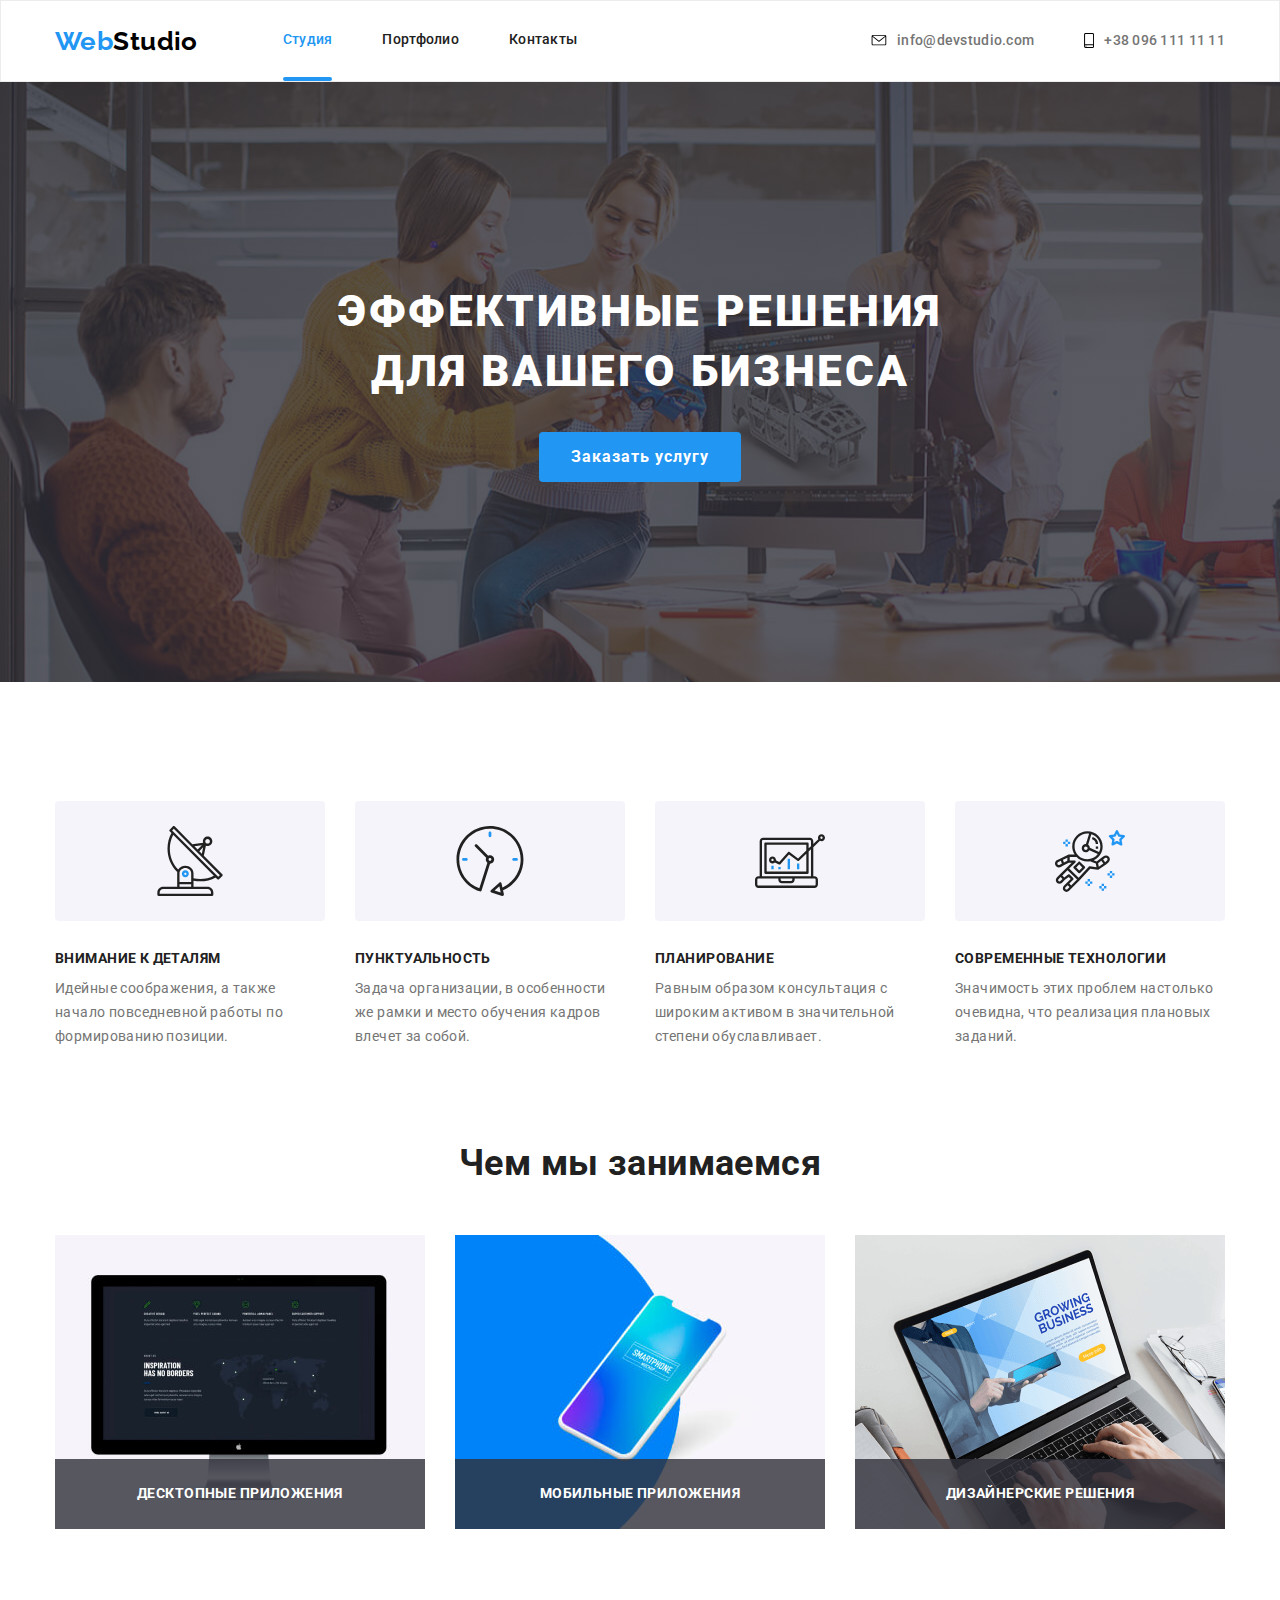
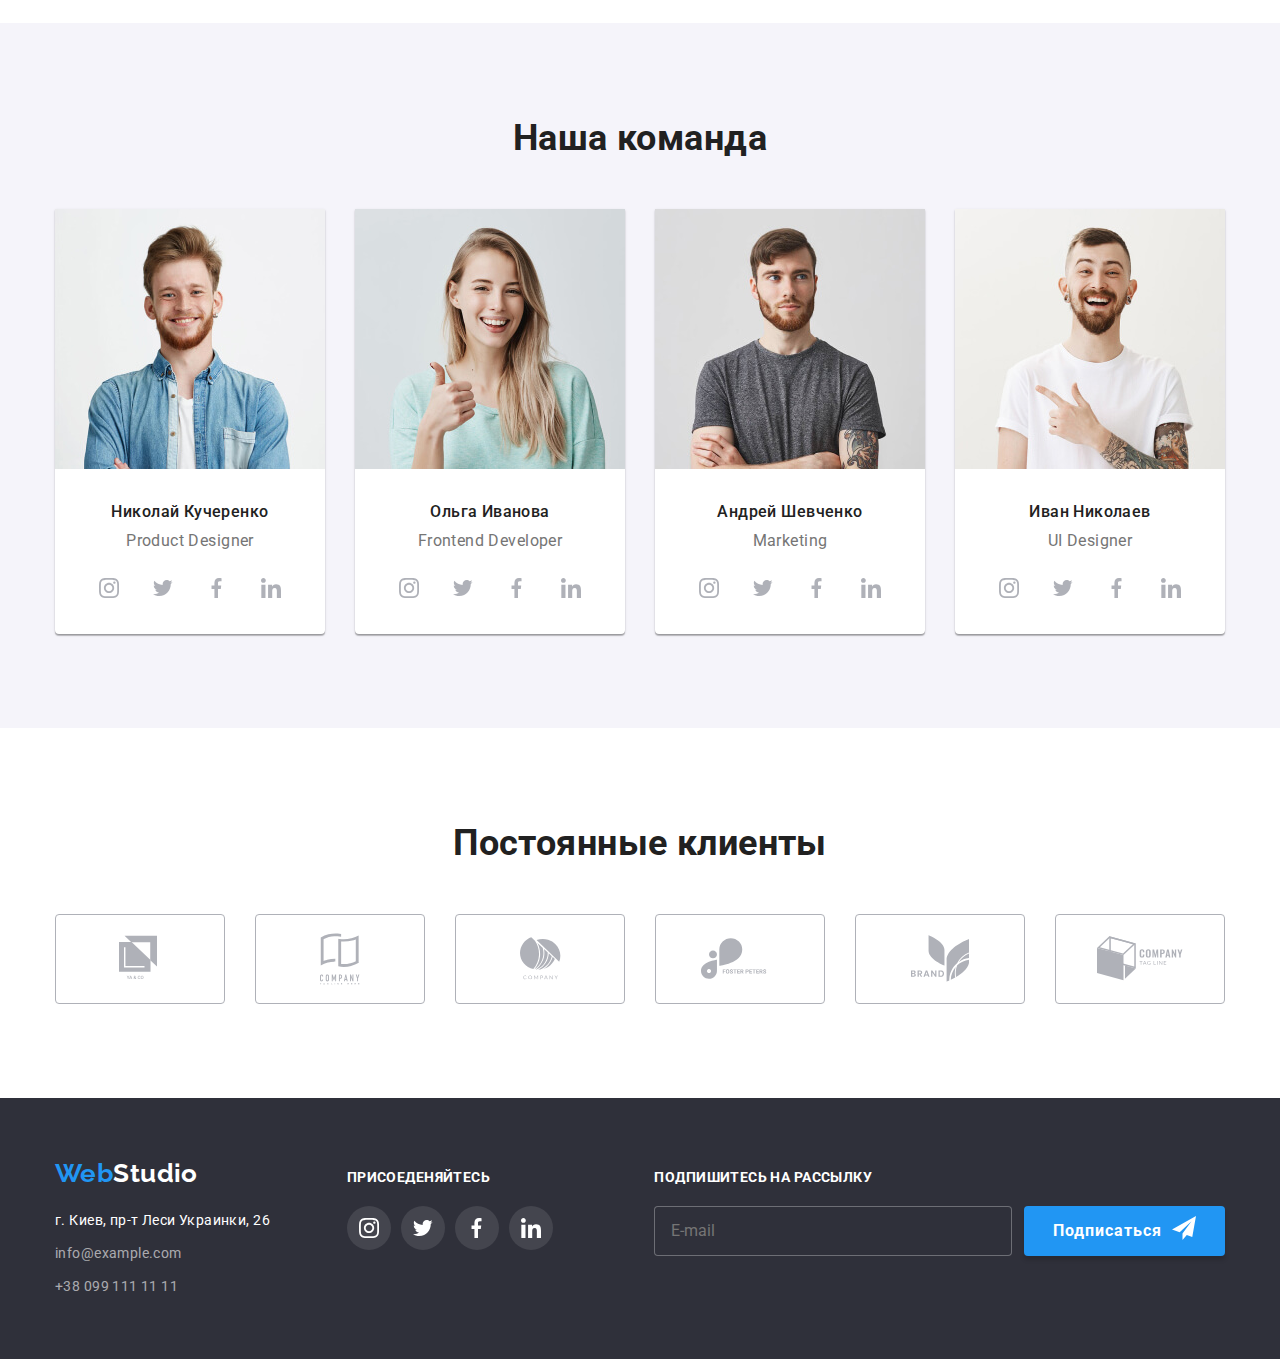
<file: index.html>
<!DOCTYPE html>
<html lang="ru">
  <head>
    <meta charset="UTF-8" />
    <meta name="viewport" content="width=device-width, initial-scale=1.0" />
    <link
      href="https://fonts.googleapis.com/css2?family=Raleway:wght@700&family=Roboto:wght@400;500;700;900&display=swap"
      rel="stylesheet"
    />
    <link rel="stylesheet" href="./css/main.min.css" />
    <title lang="en">Web Studio</title>
  </head>
  <body>
    <header class="header">
      <div class="container">
        <nav class="navigation">
          <a class="logo link" href="index.html" lang="en">
            <span class="logo-web">Web</span>Studio</a
          >
          <ul class="navigation-list list">
            <li class="navigation-list-item">
              <a
                class="navigation-list-item-link link current"
                href="index.html"
                target="blank"
                >Студия</a
              >
            </li>
            <li class="navigation-list-item">
              <a
                class="navigation-list-item-link link"
                href="portfolio.html"
                target="blank"
                >Портфолио</a
              >
            </li>
            <li class="navigation-list-item">
              <a class="navigation-list-item-link link" href="">Контакты</a>
            </li>
          </ul>
        </nav>
        <div class="header-address">
          <address class="address">
            <ul class="address-list list">
              <li class="address-list-item">
                <a
                  class="address-list-item-link link"
                  href="mailto:info@devstudio.com"
                >
                  <svg
                    width="16px"
                    height="11px"
                    class="address-list-item-link-icon"
                  >
                    <use href="./images/sprite.svg#icon-envelope"></use>
                  </svg>
                  info@devstudio.com
                </a>
              </li>
              <li class="address-list-item">
                <a class="address-list-item-link link" href="tel:+380961111111">
                  <svg
                    width="10px"
                    height="15px"
                    class="address-list-item-link-icon"
                  >
                    <use href="./images/sprite.svg#icon-smartphone"></use>
                  </svg>
                  +38 096 111 11 11</a
                >
              </li>
            </ul>
          </address>
        </div>
      </div>
    </header>
    <main>
      <!-- Герой -->
      <section class="hero">
        <div class="container">
          <h1 class="hero-title">
            Эффективные решения<br />
            для вашего бизнеса
          </h1>
          <button data-modal-open type="button" class="button">
            Заказать услугу
          </button>
        </div>
      </section>
      <!-- Преимущества -->
      <section class="advantages">
        <div class="container">
          <h2 class="visually-hidden">Преимущества</h2>
          <ul class="advantages-list list">
            <li class="advantages-list-item">
              <svg class="advantages-list-item-icon">
                <use href="./images/sprite.svg#icon-antenna"></use>
              </svg>
              <h3 class="subtitle">Внимание к деталям</h3>
              <p class="description">
                Идейные соображения, а также начало повседневной работы по
                формированию позиции.
              </p>
            </li>
            <li class="advantages-list-item">
              <svg class="advantages-list-item-icon">
                <use href="./images/sprite.svg#icon-clock"></use>
              </svg>
              <h3 class="subtitle">Пунктуальность</h3>
              <p class="description">
                Задача организации, в особенности же рамки и место обучения
                кадров влечет за собой.
              </p>
            </li>
            <li class="advantages-list-item">
              <svg class="advantages-list-item-icon">
                <use href="./images/sprite.svg#icon-diagram"></use>
              </svg>
              <h3 class="subtitle">Планирование</h3>
              <p class="description">
                Равным образом консультация с широким активом в значительной
                степени обуславливает.
              </p>
            </li>
            <li class="advantages-list-item">
              <svg class="advantages-list-item-icon">
                <use href="./images/sprite.svg#icon-astronaut"></use>
              </svg>
              <h3 class="subtitle">Современные технологии</h3>
              <p class="description">
                Значимость этих проблем настолько очевидна, что реализация
                плановых заданий.
              </p>
            </li>
          </ul>
        </div>
      </section>
      <!-- Чем мы занимаемся -->
      <section class="services">
        <div class="container">
          <h2 class="title">Чем мы занимаемся</h2>
          <ul class="services-list list">
            <li class="services-list-item">
              <div class="services-list-item-wraper">
                <img
                  class="services-list-item-img"
                  src="./images/desctopapps.jpg"
                  alt="компьютер"
                  width="370"
                  height="294"
                />
                <p class="subtitle">Десктопные приложения</p>
              </div>
            </li>
            <li class="services-list-item">
              <div class="services-list-item-wraper">
                <img
                  class="services-list-item-img"
                  src="./images/phoneapps.jpg"
                  alt="мобильный телефон"
                  width="370"
                  height="294"
                />
                <p class="subtitle">Мобильные приложения</p>
              </div>
            </li>
            <li class="services-list-item">
              <div class="services-list-item-wraper">
                <img
                  class="services-list-item-img"
                  src="./images/desin.png"
                  alt="дизайнер работает за ноутбуком"
                  width="370"
                  height="294"
                />
                <p class="subtitle">Дизайнерские решения</p>
              </div>
            </li>
          </ul>
        </div>
      </section>
      <!-- Наша команда -->
      <section class="team">
        <div class="container">
          <h2 class="title">Наша команда</h2>
          <ul class="team-list list">
            <li class="team-list-item">
              <img
                src="./images/nikolay.jpg"
                alt="фото Николая Кучеренко"
                width="270"
                height="260"
              />
              <h3 class="team-list-item-name">Николай Кучеренко</h3>
              <p class="team-list-item-position" lang="en">Product Designer</p>
              <ul class="social-links list">
                <li class="social-links-item">
                  <a class="social-links-item-link" href="">
                    <svg class="social-links-item-icon">
                      <use
                        href="./images/sprite.svg#icon-instagram"
                        aria-label="иконка инстаграма"
                      ></use>
                    </svg>
                  </a>
                </li>
                <li class="social-links-item">
                  <a class="social-links-item-link" href="">
                    <svg class="social-links-item-icon">
                      <use
                        href="./images/sprite.svg#icon-twitter"
                        aria-label="иконка инстаграма"
                      ></use>
                    </svg>
                  </a>
                </li>
                <li class="social-links-item">
                  <a class="social-links-item-link" href=""
                    ><svg class="social-links-item-icon">
                      <use
                        href="./images/sprite.svg#icon-facebook"
                        aria-label="иконка инстаграма"
                      ></use>
                    </svg>
                  </a>
                </li>
                <li class="social-links-item">
                  <a class="social-links-item-link" href=""
                    ><svg class="social-links-item-icon">
                      <use
                        href="./images/sprite.svg#icon-linkedin"
                        aria-label="иконка инстаграма"
                      ></use></svg
                  ></a>
                </li>
              </ul>
            </li>
            <li class="team-list-item">
              <img
                src="./images/olga.jpg"
                alt="фото Ольги Ивановой"
                width="270"
                height="260"
              />
              <h3 class="team-list-item-name">Ольга Иванова</h3>
              <p class="team-list-item-position" lang="en">
                Frontend Developer
              </p>
              <ul class="social-links list">
                <li class="social-links-item">
                  <a class="social-links-item-link" href=""
                    ><svg class="social-links-item-icon">
                      <use
                        href="./images/sprite.svg#icon-instagram"
                        aria-label="иконка инстаграма"
                      ></use></svg
                  ></a>
                </li>
                <li class="social-links-item">
                  <a class="social-links-item-link" href=""
                    ><svg class="social-links-item-icon">
                      <use
                        href="./images/sprite.svg#icon-twitter"
                        aria-label="иконка инстаграма"
                      ></use></svg
                  ></a>
                </li>
                <li class="social-links-item">
                  <a class="social-links-item-link" href=""
                    ><svg class="social-links-item-icon">
                      <use
                        href="./images/sprite.svg#icon-facebook"
                        aria-label="иконка инстаграма"
                      ></use></svg
                  ></a>
                </li>
                <li class="social-links-item">
                  <a class="social-links-item-link" href=""
                    ><svg class="social-links-item-icon">
                      <use
                        href="./images/sprite.svg#icon-linkedin"
                        aria-label="иконка инстаграма"
                      ></use></svg
                  ></a>
                </li>
              </ul>
            </li>
            <li class="team-list-item">
              <img
                src="./images/andriy.jpg"
                alt="фото Андрея Шевченко"
                width="270"
                height="260"
              />
              <h3 class="team-list-item-name">Андрей Шевченко</h3>
              <p class="team-list-item-position" lang="en">Marketing</p>
              <ul class="social-links list">
                <li class="social-links-item">
                  <a class="social-links-item-link" href=""
                    ><svg class="social-links-item-icon">
                      <use
                        href="./images/sprite.svg#icon-instagram"
                        aria-label="иконка инстаграма"
                      ></use></svg
                  ></a>
                </li>
                <li class="social-links-item">
                  <a class="social-links-item-link" href=""
                    ><svg class="social-links-item-icon">
                      <use
                        href="./images/sprite.svg#icon-twitter"
                        aria-label="иконка инстаграма"
                      ></use></svg
                  ></a>
                </li>
                <li class="social-links-item">
                  <a class="social-links-item-link" href=""
                    ><svg class="social-links-item-icon">
                      <use
                        href="./images/sprite.svg#icon-facebook"
                        aria-label="иконка инстаграма"
                      ></use></svg
                  ></a>
                </li>
                <li class="social-links-item">
                  <a class="social-links-item-link" href=""
                    ><svg class="social-links-item-icon">
                      <use
                        href="./images/sprite.svg#icon-linkedin"
                        aria-label="иконка инстаграма"
                      ></use></svg
                  ></a>
                </li>
              </ul>
            </li>
            <li class="team-list-item">
              <img
                src="./images/ivan.jpg"
                alt="фото Ивана Николаева"
                width="270"
                height="260"
              />
              <h3 class="team-list-item-name">Иван Николаев</h3>
              <p class="team-list-item-position" lang="en">UI Designer</p>
              <ul class="social-links list">
                <li class="social-links-item">
                  <a class="social-links-item-link" href=""
                    ><svg class="social-links-item-icon">
                      <use
                        href="./images/sprite.svg#icon-instagram"
                        aria-label="иконка инстаграма"
                      ></use></svg
                  ></a>
                </li>
                <li class="social-links-item">
                  <a class="social-links-item-link" href=""
                    ><svg class="social-links-item-icon">
                      <use
                        href="./images/sprite.svg#icon-twitter"
                        aria-label="иконка инстаграма"
                      ></use></svg
                  ></a>
                </li>
                <li class="social-links-item">
                  <a class="social-links-item-link" href=""
                    ><svg class="social-links-item-icon">
                      <use
                        href="./images/sprite.svg#icon-facebook"
                        aria-label="иконка инстаграма"
                      ></use></svg
                  ></a>
                </li>
                <li class="social-links-item">
                  <a class="social-links-item-link" href=""
                    ><svg class="social-links-item-icon">
                      <use
                        href="./images/sprite.svg#icon-linkedin"
                        aria-label="иконка инстаграма"
                      ></use></svg
                  ></a>
                </li>
              </ul>
            </li>
          </ul>
        </div>
      </section>
      <!-- Постоянные клиенты -->
      <section class="clients">
        <div class="container">
          <h2 class="title">Постоянные клиенты</h2>
          <ul class="clients-list list">
            <li class="clients-list-item">
              <a class="clients-list-item-link link" href="">
                <svg
                  width="45"
                  height="50"
                  aria-label="логотип компании я енд ко"
                >
                  <use href="./images/sprite.svg#icon-yaco"></use></svg
              ></a>
            </li>
            <li class="clients-list-item">
              <a class="clients-list-item-link link" href="">
                <svg
                  width="40"
                  height="52"
                  aria-label="логотип компании тег лайн хер компани"
                >
                  <use href="./images/sprite.svg#icon-taglinehere"></use></svg
              ></a>
            </li>
            <li class="clients-list-item">
              <a class="clients-list-item-link link" href="">
                <svg
                  width="41"
                  height="43"
                  aria-label="логотип компании компани"
                >
                  <use href="./images/sprite.svg#icon-company"></use></svg
              ></a>
            </li>
            <li class="clients-list-item">
              <a class="clients-list-item-link link foster" href="">
                <svg
                  width="78"
                  height="42"
                  aria-label="логотип компании фостер питерс"
                >
                  <use href="./images/sprite.svg#icon-fosterpeters"></use></svg
              ></a>
            </li>
            <li class="clients-list-item">
              <a class="clients-list-item-link link brand" href=""
                ><svg
                  width="59"
                  height="47"
                  aria-label="логотип компании бренд"
                >
                  <use href="./images/sprite.svg#icon-brand"></use></svg
              ></a>
            </li>
            <li class="clients-list-item">
              <a class="clients-list-item-link link tagline" href=""
                ><svg
                  width="88"
                  height="45"
                  aria-label="логотип компании тег лайн компани"
                >
                  <use
                    href="./images/sprite.svg#icon-taglinecompany"
                  ></use></svg
              ></a>
            </li>
          </ul>
        </div>
      </section>
    </main>
    <footer class="footer">
      <div class="container">
        <div class="footer-elements">
          <div class="footer-elements-logo-address">
            <a class="logo link" href="index.html" lang="en">
              <span class="logo-web">Web</span>Studio</a
            >
            <address class="address">
              <a
                class="address-map link"
                href="https://goo.gl/maps/gkftngP8FyRTtNYg8"
                target="blank"
                >г. Киев, пр-т Леси Украинки, 26</a
              >
              <a class="address-contact link" href="mailto:info@example.com"
                >info@example.com</a
              >
              <a class="address-contact link" href="tel:+380991111111"
                >+38 099 111 11 11</a
              >
            </address>
          </div>
          <div class="call">
            <b class="join">Присоеденяйтесь</b>
            <ul class="social-list list">
              <li class="social-list-item">
                <a class="social-links-item-link link" href=""
                  ><svg class="social-list-item-icon">
                    <use
                      href="./images/sprite.svg#icon-instagram"
                      aria-label="иконка инстаграма"
                    ></use></svg
                ></a>
              </li>
              <li class="social-list-item">
                <a class="social-links-item-link link" href=""
                  ><svg class="social-list-item-icon">
                    <use
                      href="./images/sprite.svg#icon-twitter"
                      aria-label="иконка инстаграма"
                    ></use></svg
                ></a>
              </li>
              <li class="social-list-item">
                <a class="social-links-item-link link" href=""
                  ><svg class="social-list-item-icon">
                    <use
                      href="./images/sprite.svg#icon-facebook"
                      aria-label="иконка инстаграма"
                    ></use></svg
                ></a>
              </li>
              <li class="social-list-item">
                <a class="social-links-item-link link" href=""
                  ><svg class="social-list-item-icon">
                    <use
                      href="./images/sprite.svg#icon-linkedin"
                      aria-label="иконка инстаграма"
                    ></use></svg
                ></a>
              </li>
            </ul>
          </div>
          <form class="subscribe">
            <b class="join">подпишитесь на рассылку</b>
            <div class="subscribe-form">
              <input
                type="email"
                name="user-email"
                class="subscribe-item"
                required
                placeholder="E-mail"
              />
              <button type="submit" class="button">
                <span class="subscribe-text">Подписаться</span>
                <svg class="subscribe-icon" width="24" height="24">
                  <use href="./images/sprite.svg#icon-icon-send"></use>
                </svg>
              </button>
            </div>
          </form>
        </div>
      </div>
    </footer>
    <div data-modal class="backdrop is-hidden">
      <div class="modal">
        <button data-modal-close type="button" class="contact-form-close-btn">
          <svg class="contact-form-close-icon">
            <use href="./images/sprite.svg#icon-close-btn"></use>
          </svg>
        </button>
        <b class="modal-call">Оставьте свои данные, мы вам перезвоним</b>
        <form method="GET" class="contact-form">
          <div class="contact-form-wrapper">
            <input
              type="text"
              name="user-name"
              id="user-name"
              class="contact-form-item"
              placeholder=" "
              required
            />
            <label class="contact-form-label" for="user-name">Имя</label>
            <svg class="contact-form-item-icon">
              <use href="./images/sprite.svg#icon-person-form"></use>
            </svg>
          </div>
          <div class="contact-form-wrapper">
            <input
              type="tel"
              name="user-phone"
              id="user-phone"
              class="contact-form-item"
              placeholder=" "
              required
            />
            <label class="contact-form-label" for="user-phone">Телефон</label>
            <svg class="contact-form-item-icon">
              <use href="./images/sprite.svg#icon-phone-form"></use>
            </svg>
          </div>
          <div class="contact-form-wrapper">
            <input
              type="email"
              name="user-email"
              id="user-email"
              class="contact-form-item"
              placeholder=" "
              required
            />
            <label class="contact-form-label" for="user-email">Почта</label>
            <svg class="contact-form-item-icon">
              <use href="./images/sprite.svg#icon-email-form"></use>
            </svg>
          </div>
          <div class="contact-form-wrapper text-area">
            <textarea
              name="comment"
              id="comment"
              placeholder=" "
              class="contact-form-item comment"
            ></textarea>
            <label class="contact-form-label-comment" for="comment"
              >Комментарий</label
            >
          </div>
          <div class="checkbox">
            <input
              class="checkbox-item visually-hidden"
              type="checkbox"
              id="checkbox"
              value="accept-policy"
            />
            <label class="checkbox-text" for="checkbox"
              ><span class="checkbox-icon"></span>Соглашаюсь с рассылкой и
              принимаю
              <a href="" class="checkbox-link">Условия договора</a></label
            >
          </div>
          <button type="submit" class="contact-form button">Отправить</button>
        </form>
      </div>
    </div>
    <script src="./js/modal.js"></script>
  </body>
</html>
</file>
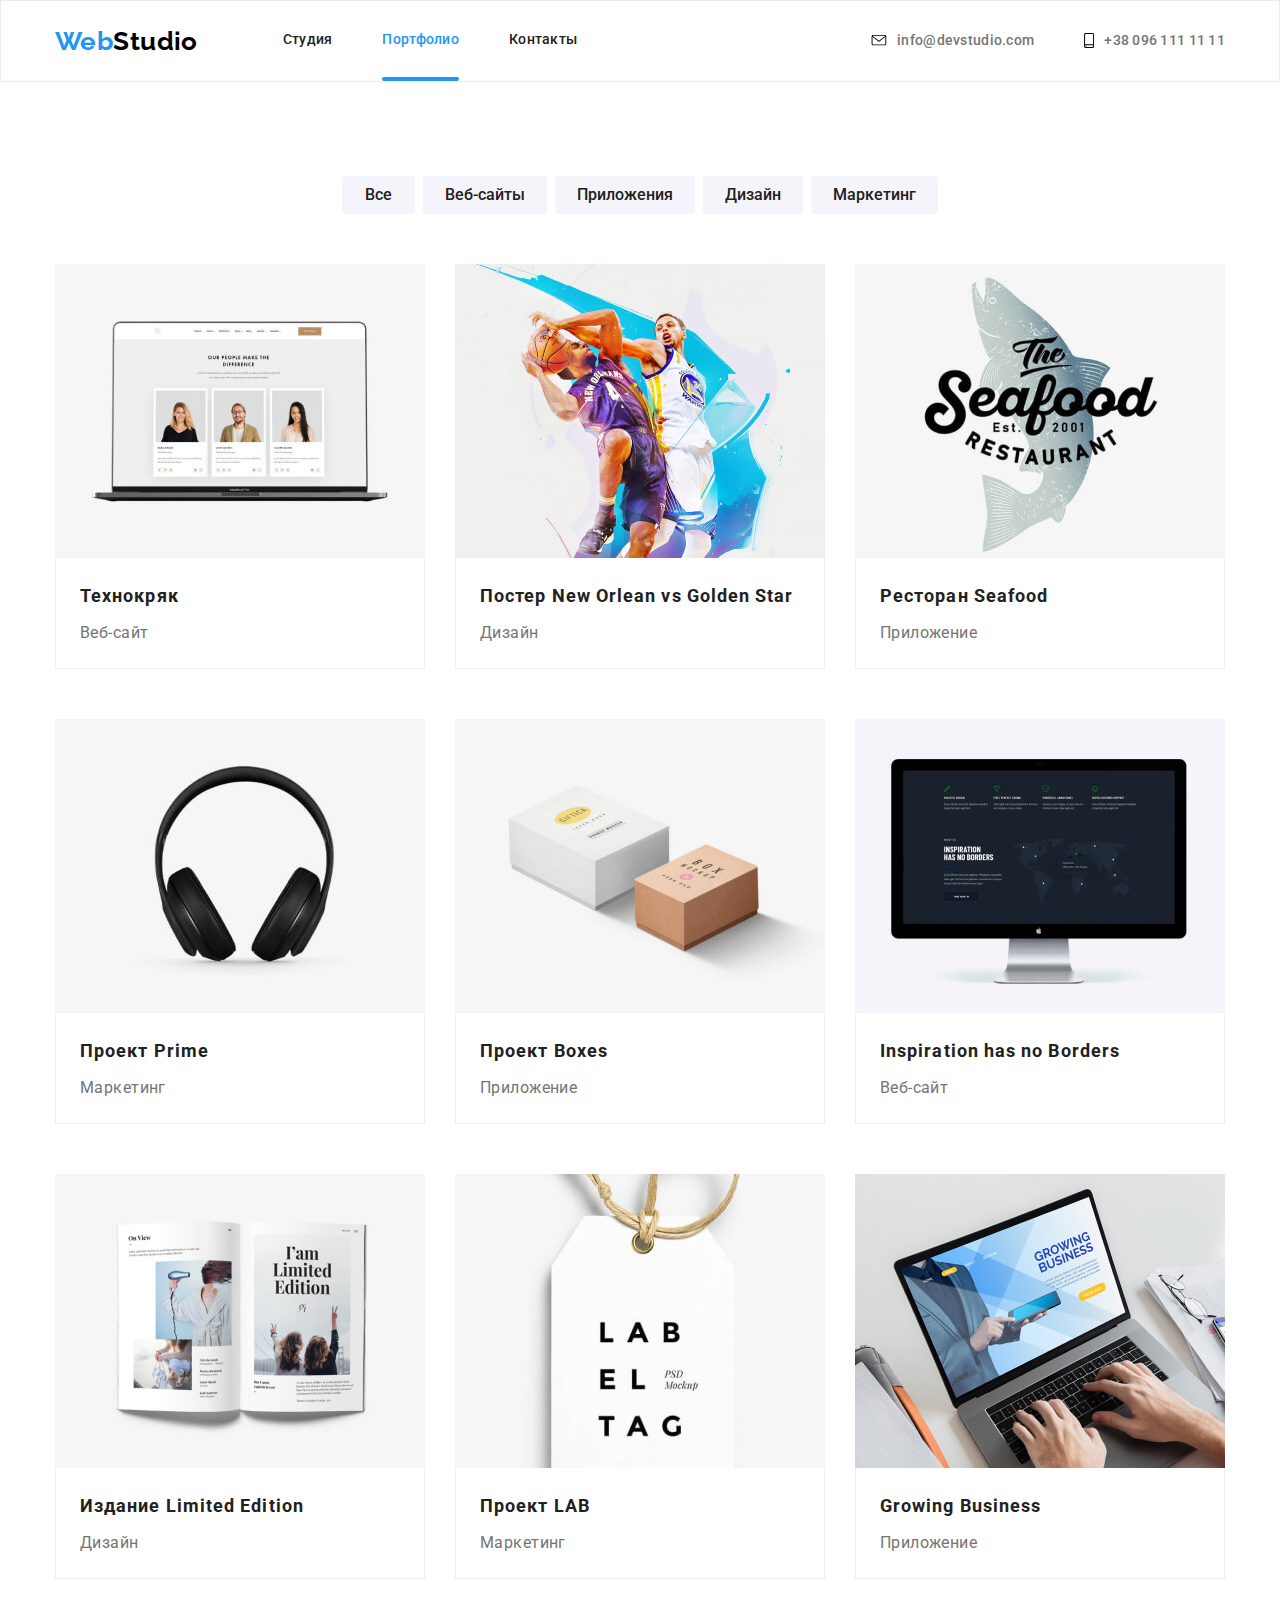
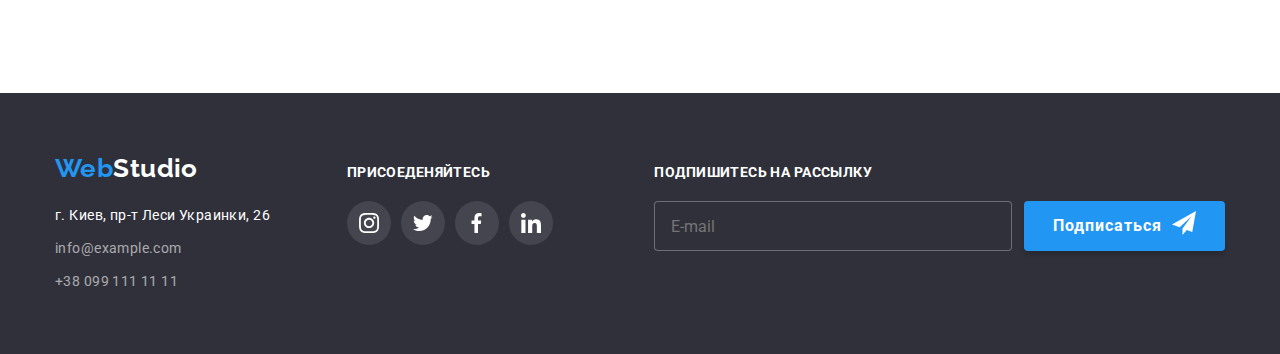
<file: portfolio.html>
<!DOCTYPE html>
<html lang="ru">
  <head>
    <meta charset="UTF-8" />
    <meta name="viewport" content="width=device-width, initial-scale=1.0" />
    <link
      href="https://fonts.googleapis.com/css2?family=Raleway:wght@700&family=Roboto:wght@400;500;700;900&display=swap"
      rel="stylesheet"
    />
    <link rel="stylesheet" href="./css/portfolio.min.css" />
    <title>Портфолио</title>
  </head>
  <body>
    <header class="header portfolio">
      <div class="container">
        <nav class="navigation">
          <a class="logo link" href="index.html" lang="en">
            <span class="logo-web">Web</span>Studio</a
          >
          <ul class="navigation-list list">
            <li class="navigation-list-item">
              <a
                class="navigation-list-item-link link"
                href="index.html"
                target="blank"
                >Студия</a
              >
            </li>
            <li class="navigation-list-item">
              <a
                class="navigation-list-item-link link current"
                href="portfolio.html"
                target="blank"
                >Портфолио</a
              >
            </li>
            <li class="navigation-list-item">
              <a class="navigation-list-item-link link" href="">Контакты</a>
            </li>
          </ul>
        </nav>
        <div class="header-address">
          <address class="address">
            <ul class="address-list list">
              <li class="address-list-item">
                <a
                  class="address-list-item-link link"
                  href="mailto:info@devstudio.com"
                >
                  <svg
                    width="16px"
                    height="11px"
                    class="address-list-item-link-icon"
                  >
                    <use href="./images/sprite.svg#icon-envelope"></use>
                  </svg>
                  info@devstudio.com
                </a>
              </li>
              <li class="address-list-item">
                <a class="address-list-item-link link" href="tel:+380961111111">
                  <svg
                    width="10px"
                    height="15px"
                    class="address-list-item-link-icon"
                  >
                    <use href="./images/sprite.svg#icon-smartphone"></use>
                  </svg>
                  +38 096 111 11 11</a
                >
              </li>
            </ul>
          </address>
        </div>
      </div>
    </header>
    <main>
      <!-- Примеры работ -->
      <section class="works container">
        <h1 class="visually-hidden">Примеры работ</h1>
        <ul class="filter list">
          <li class="filter-item">
            <button class="filter-item-btn" type="button">Все</button>
          </li>
          <li class="filter-item">
            <button class="filter-item-btn" type="button">Веб-сайты</button>
          </li>
          <li class="filter-item">
            <button class="filter-item-btn" type="button">Приложения</button>
          </li>
          <li class="filter-item">
            <button class="filter-item-btn" type="button">Дизайн</button>
          </li>
          <li class="filter-item">
            <button class="filter-item-btn" type="button">Маркетинг</button>
          </li>
        </ul>
        <ul class="works-list list">
          <li class="works-list-item">
            <a class="works-list-item-link link" href="">
              <div class="works-list-item-wraper">
                <img
                  class="works-list-item-img"
                  src="./images/portfolio/tehnokriak.jpg"
                  alt="Страница веб-сайта Технокряк"
                  width="370"
                  height="294"
                />
                <p class="works-list-item-text">
                  Технокряк это современная площадка распространения
                  коронавируса. Компании используют эту платформу для цифрового
                  шпионажа и атак на защищённые сервера конкурентов.
                </p>
              </div>
              <div class="works-list-item-description">
                <h2 class="works-list-item-title">Технокряк</h2>
                <p class="works-list-item-type">Веб-сайт</p>
              </div>
            </a>
          </li>
          <li class="works-list-item">
            <a class="works-list-item-link link" href="">
              <div class="works-list-item-wraper">
                <img
                  class="works-list-item-img"
                  src="./images/portfolio/neworlean.jpg"
                  alt="Poster New Orlean vs Golden Star"
                  width="370"
                  height="294"
                />
                <p class="works-list-item-text">
                  Технокряк это современная площадка распространения
                  коронавируса. Компании используют эту платформу для цифрового
                  шпионажа и атак на защищённые сервера конкурентов.
                </p>
              </div>
              <div class="works-list-item-description">
                <h2 class="works-list-item-title">
                  Постер <span lang="en">New Orlean vs Golden Star</span>
                </h2>
                <p class="works-list-item-type">Дизайн</p>
              </div>
            </a>
          </li>
          <li class="works-list-item">
            <a class="works-list-item-link link" href="">
              <div class="works-list-item-wraper">
                <img
                  class="works-list-item-img"
                  src="./images/portfolio/seafood.jpg"
                  alt="Лого ресторана Сиафуд"
                  width="370"
                  height="294"
                />
                <p class="works-list-item-text">
                  Технокряк это современная площадка распространения
                  коронавируса. Компании используют эту платформу для цифрового
                  шпионажа и атак на защищённые сервера конкурентов.
                </p>
              </div>

              <div class="works-list-item-description">
                <h2 class="works-list-item-title">
                  Ресторан <span lang="en">Seafood</span>
                </h2>
                <p class="works-list-item-type">Приложение</p>
              </div>
            </a>
          </li>
          <li class="works-list-item">
            <a class="works-list-item-link link" href="">
              <div class="works-list-item-wraper">
                <img
                  class="works-list-item-img"
                  src="./images/portfolio/prime.jpg"
                  alt="Наушники"
                  width="370"
                  height="294"
                />
                <p class="works-list-item-text">
                  Технокряк это современная площадка распространения
                  коронавируса. Компании используют эту платформу для цифрового
                  шпионажа и атак на защищённые сервера конкурентов.
                </p>
              </div>

              <div class="works-list-item-description">
                <h2 class="works-list-item-title">
                  Проект <span lang="en">Prime</span>
                </h2>
                <p class="works-list-item-type">Маркетинг</p>
              </div>
            </a>
          </li>
          <li class="works-list-item">
            <a class="works-list-item-link link" href="">
              <div class="works-list-item-wraper">
                <img
                  class="works-list-item-img"
                  src="./images/portfolio/boxes.jpg"
                  alt="Коробки"
                  width="370"
                  height="294"
                />
                <p class="works-list-item-text">
                  Технокряк это современная площадка распространения
                  коронавируса. Компании используют эту платформу для цифрового
                  шпионажа и атак на защищённые сервера конкурентов.
                </p>
              </div>

              <div class="works-list-item-description">
                <h2 class="works-list-item-title">
                  Проект <span lang="en">Boxes</span>
                </h2>
                <p class="works-list-item-type">Приложение</p>
              </div>
            </a>
          </li>
          <li class="works-list-item">
            <a class="works-list-item-link link" href="">
              <div class="works-list-item-wraper">
                <img
                  class="works-list-item-img"
                  src="./images/portfolio/inspiration.jpg"
                  alt="Дисплей компьютера с изображением карты мира"
                  width="370"
                  height="294"
                />
                <p class="works-list-item-text">
                  Технокряк это современная площадка распространения
                  коронавируса. Компании используют эту платформу для цифрового
                  шпионажа и атак на защищённые сервера конкурентов.
                </p>
              </div>

              <div class="works-list-item-description">
                <h2 class="works-list-item-title" lang="en">
                  Inspiration has no Borders
                </h2>
                <p class="works-list-item-type">Веб-сайт</p>
              </div>
            </a>
          </li>
          <li class="works-list-item">
            <a class="works-list-item-link link" href="">
              <div class="works-list-item-wraper">
                <img
                  class="works-list-item-img"
                  src="./images/portfolio/limitededition.jpg"
                  alt="Журнал"
                  width="370"
                  height="294"
                />
                <p class="works-list-item-text">
                  Технокряк это современная площадка распространения
                  коронавируса. Компании используют эту платформу для цифрового
                  шпионажа и атак на защищённые сервера конкурентов.
                </p>
              </div>

              <div class="works-list-item-description">
                <h2 class="works-list-item-title">
                  Издание <span lang="en">Limited Edition</span>
                </h2>
                <p class="works-list-item-type">Дизайн</p>
              </div>
            </a>
          </li>
          <li class="works-list-item">
            <a class="works-list-item-link link" href="">
              <div class="works-list-item-wraper">
                <img
                  class="works-list-item-img"
                  src="./images/portfolio/lab.jpg"
                  alt="Бирка с названием проекта"
                  width="370"
                  height="294"
                />
                <p class="works-list-item-text">
                  Технокряк это современная площадка распространения
                  коронавируса. Компании используют эту платформу для цифрового
                  шпионажа и атак на защищённые сервера конкурентов.
                </p>
              </div>

              <div class="works-list-item-description">
                <h2 class="works-list-item-title">
                  Проект <span lang="en">LAB</span>
                </h2>
                <p class="works-list-item-type">Маркетинг</p>
              </div>
            </a>
          </li>
          <li class="works-list-item">
            <a class="works-list-item-link link" href="">
              <div class="works-list-item-wraper">
                <img
                  class="works-list-item-img"
                  src="./images/portfolio/growingbusiness.jpg"
                  alt="Ноутбук на столе"
                  width="370"
                  height="294"
                />
                <p class="works-list-item-text">
                  Технокряк это современная площадка распространения
                  коронавируса. Компании используют эту платформу для цифрового
                  шпионажа и атак на защищённые сервера конкурентов.
                </p>
              </div>

              <div class="works-list-item-description">
                <h2 class="works-list-item-title" lang="en">
                  Growing Business
                </h2>
                <p class="works-list-item-type">Приложение</p>
              </div>
            </a>
          </li>
        </ul>
      </section>
    </main>
    <footer class="footer">
      <div class="container">
        <div class="footer-elements">
          <div class="footer-elements-logo-address">
            <a class="logo link" href="index.html" lang="en">
              <span class="logo-web">Web</span>Studio</a
            >
            <address class="address">
              <a
                class="address-map link"
                href="https://goo.gl/maps/gkftngP8FyRTtNYg8"
                target="blank"
                >г. Киев, пр-т Леси Украинки, 26</a
              >
              <a class="address-contact link" href="mailto:info@example.com"
                >info@example.com</a
              >
              <a class="address-contact link" href="tel:+380991111111"
                >+38 099 111 11 11</a
              >
            </address>
          </div>
          <div class="call">
            <b class="join">Присоеденяйтесь</b>
            <ul class="social-list list">
              <li class="social-list-item">
                <a class="social-links-item-link link" href=""
                  ><svg class="social-list-item-icon">
                    <use
                      href="./images/sprite.svg#icon-instagram"
                      aria-label="иконка инстаграма"
                    ></use></svg
                ></a>
              </li>
              <li class="social-list-item">
                <a class="social-links-item-link link" href=""
                  ><svg class="social-list-item-icon">
                    <use
                      href="./images/sprite.svg#icon-twitter"
                      aria-label="иконка инстаграма"
                    ></use></svg
                ></a>
              </li>
              <li class="social-list-item">
                <a class="social-links-item-link link" href=""
                  ><svg class="social-list-item-icon">
                    <use
                      href="./images/sprite.svg#icon-facebook"
                      aria-label="иконка инстаграма"
                    ></use></svg
                ></a>
              </li>
              <li class="social-list-item">
                <a class="social-links-item-link link" href=""
                  ><svg class="social-list-item-icon">
                    <use
                      href="./images/sprite.svg#icon-linkedin"
                      aria-label="иконка инстаграма"
                    ></use></svg
                ></a>
              </li>
            </ul>
          </div>
          <form class="subscribe">
            <b class="join">подпишитесь на рассылку</b>
            <div class="subscribe-form">
              <input
                type="email"
                name="user-email"
                class="subscribe-item"
                required
                placeholder="E-mail"
              />
              <button type="submit" class="button">
                <span class="subscribe-text">Подписаться</span>
                <svg class="subscribe-icon" width="24" height="24">
                  <use href="./images/sprite.svg#icon-icon-send"></use>
                </svg>
              </button>
            </div>
          </form>
        </div>
      </div>
    </footer>
  </body>
</html>
</file>
<file: css/main.min.css>
/*! normalize.css v8.0.1 | MIT License | github.com/necolas/normalize.css */html{line-height:1.15;-webkit-text-size-adjust:100%}body{margin:0}main{display:block}h1{font-size:2em;margin:0.67em 0}hr{box-sizing:content-box;height:0;overflow:visible}pre{font-family:monospace, monospace;font-size:1em}a{background-color:transparent}abbr[title]{border-bottom:none;text-decoration:underline;text-decoration:underline dotted}b,strong{font-weight:bolder}code,kbd,samp{font-family:monospace, monospace;font-size:1em}small{font-size:80%}sub,sup{font-size:75%;line-height:0;position:relative;vertical-align:baseline}sub{bottom:-0.25em}sup{top:-0.5em}img{border-style:none}button,input,optgroup,select,textarea{font-family:inherit;font-size:100%;line-height:1.15;margin:0}button,input{overflow:visible}button,select{text-transform:none}button,[type='button'],[type='reset'],[type='submit']{-webkit-appearance:button}button::-moz-focus-inner,[type='button']::-moz-focus-inner,[type='reset']::-moz-focus-inner,[type='submit']::-moz-focus-inner{border-style:none;padding:0}button:-moz-focusring,[type='button']:-moz-focusring,[type='reset']:-moz-focusring,[type='submit']:-moz-focusring{outline:1px dotted ButtonText}fieldset{padding:0.35em 0.75em 0.625em}legend{box-sizing:border-box;color:inherit;display:table;max-width:100%;padding:0;white-space:normal}progress{vertical-align:baseline}textarea{overflow:auto}[type='checkbox'],[type='radio']{box-sizing:border-box;padding:0}[type='number']::-webkit-inner-spin-button,[type='number']::-webkit-outer-spin-button{height:auto}[type='search']{-webkit-appearance:textfield;outline-offset:-2px}[type='search']::-webkit-search-decoration{-webkit-appearance:none}::-webkit-file-upload-button{-webkit-appearance:button;font:inherit}details{display:block}summary{display:list-item}template{display:none}[hidden]{display:none}body{background-color:#ffffff;color:#212121;font-family:'Roboto', sans-serif;font-size:14px;letter-spacing:0.03em}html{box-sizing:border-box}*,*::before,*::after{box-sizing:inherit}.list{padding:0;margin:0px;list-style:none}.link{display:block;text-decoration:none}.backdrop,.contact-form-item,.contact-form-label,.contact-form-item-icon,.contact-form-label-comment,.checkbox-text::after,.contact-form-close-icon,.social-links-item-link,.navigation-list-item-link,.address-list-item-link-icon,.address-list-item-link,.social-links-item-icon,.clients-list-item-link{transition-duration:250ms;transition-timing-function:cubic-bezier(0.4, 0, 0.2, 1)}.container{width:1200px;padding-right:15px;padding-left:15px;margin-right:auto;margin-left:auto}.visually-hidden{position:absolute;height:1px;width:1px;overflow:hidden;clip:rect(0 0 0 0)}.button{font-weight:700;font-size:16px;line-height:1.88;text-align:center;letter-spacing:0.06em;color:#ffffff;border-radius:4px;border:none;background-color:#2196f3;cursor:pointer}.subtitle{font-weight:700;font-size:14px;line-height:1.14;text-transform:uppercase;color:#212121}.title{margin-top:0;margin-bottom:50px;font-weight:700;font-size:36px;line-height:1.17;text-align:center}.backdrop{position:fixed;top:0;left:0;height:100%;width:100%;background-color:rgba(0,0,0,0.2);visibility:visible;transform:scale(1);opacity:1;transition-property:opacity, transform}.backdrop.is-hidden{opacity:0;pointer-events:none;transform:scale(0);opacity:0}.modal{position:absolute;top:50%;left:50%;transform:translate(-50%, -50%);width:528px;height:581px;padding:40px;background-color:#ffffff;box-shadow:0px 1px 3px rgba(0,0,0,0.12),0px 1px 1px rgba(0,0,0,0.14),0px 2px 1px rgba(0,0,0,0.2);border-radius:4px}.modal-call{display:block;font-weight:700;font-size:20px;line-height:1.15;text-align:center;margin-bottom:30px}.contact-form{margin-bottom:20px;text-align:center}.contact-form .button{padding-top:10px;padding-right:55px;padding-bottom:10px;padding-left:55px;box-shadow:0px 4px 4px rgba(0,0,0,0.15)}.contact-form-wrapper{position:relative;margin-bottom:28px}.text-area{margin-bottom:20px}.contact-form-item{display:block;width:100%;height:40px;padding-left:42px;border:1px solid rgba(33,33,33,0.2);border-radius:4px;transition-property:border}.contact-form-item:focus,.contact-form-item:not(:placeholder-shown){border:1px solid #2196f3}.contact-form-label{position:absolute;top:50%;left:42px;transform:translateY(-50%);font-weight:400;line-height:1.14;letter-spacing:0.01em;color:#757575;transition-property:color, transform}.contact-form-item-icon{position:absolute;top:50%;left:16px;transform:translateY(-50%);width:18px;height:18px;padding:0;display:block;transition-property:fill}.contact-form-item:not(:placeholder-shown) ~ .contact-form-item-icon,.contact-form-item:focus ~ .contact-form-item-icon{fill:#2196f3}.contact-form-item:not(:placeholder-shown)+.contact-form-label,.contact-form-item:focus+.contact-form-label{color:#2196f3;transform:translate(-25px, -42px)}.contact-form-item:not(:placeholder-shown)+.contact-form-label-comment,.contact-form-item:focus+.contact-form-label-comment{color:#2196f3;transform:translateY(-35px)}.contact-form-label-comment{position:absolute;top:12px;left:16px;font-weight:400;line-height:1.14;letter-spacing:0.01em;color:#757575;transition-property:color, transform}.comment{height:120px;padding-top:12px;padding-right:16px;padding-bottom:12px;padding-left:16px;resize:none;font-weight:400;line-height:1.14;letter-spacing:0.01em;color:#212121}.checkbox{margin-right:auto;margin-left:auto;margin-bottom:30px}.checkbox-text{position:relative;font-weight:400;line-height:1.71;color:#757575}.checkbox-text::after{position:absolute;top:50%;left:-15px;transform:translate(-50%, -50%);content:'';width:16px;height:15px;border:2px solid #212121;border-radius:2px}.checkbox-item:checked+.checkbox-text::after{background-color:#2196f3;background-origin:border-box;border:none;background-image:url(../images/check.svg);background-repeat:no-repeat;background-position:center;background-size:contain}.checkbox-link{color:#2196f3}.contact-form-close-btn{position:absolute;top:8px;right:8px;display:flex;justify-content:center;align-items:center;width:30px;height:30px;padding:0;border:1px solid rgba(0,0,0,0.1);border-radius:50%;cursor:pointer;background-color:#fff}.contact-form-close-icon{width:18px;height:18px;fill:#000;transition-property:fill}.contact-form-close-btn:hover .contact-form-close-icon{fill:#2196f3}.social-links-item-link{display:flex;justify-content:center;align-items:center;width:44px;height:44px;padding:12px;border-radius:50%;transition-property:background}.header{border:1px solid #ececec}.header .container{display:flex;align-items:center;justify-content:space-between}.header .address-list-item:not(:last-child){margin-right:50px}.navigation{display:flex;align-items:center}.logo{font-family:'Raleway', sans-serif;font-weight:700;font-size:26px;line-height:1.19;color:#000000;margin-right:85px}.logo-web{color:#2196f3}.navigation-list{display:flex}.navigation-list-item:not(:last-child){margin-right:50px}.navigation-list-item-link{position:relative;padding-top:31px;padding-bottom:33px;font-weight:500;line-height:1.14;letter-spacing:0.02em;color:#212121;transition-property:color}.navigation-list-item-link:hover,.navigation-list-item-link :focus{color:#2196f3}.navigation-list-item .current{color:#2196f3}.current::after{position:absolute;bottom:0;left:0;display:block;content:'';width:100%;height:4px;background:#2196f3;border-radius:2px}.address{font-style:normal}.address-list{display:flex}.address-list-item-link-icon{margin-right:10px;transition-property:fill}.address-list-item-link:hover .address-list-item-link-icon,.address-list-item-link:focus .address-list-item-link-icon{fill:#2196f3}.address-list-item-link{display:flex;align-items:center;font-weight:500;line-height:1.14;letter-spacing:0.02em;color:#757575;transition-property:color}.address-list-item-link:hover,.address-list-item-link :focus{color:#2196f3}.hero{padding-top:200px;padding-bottom:200px;max-width:1600px;margin-right:auto;margin-left:auto;background-color:#2f303a;text-align:center;background-image:linear-gradient(rgba(47,48,58,0.8), rgba(47,48,58,0.8)),url(../images/header.jpg);background-repeat:no-repeat}.hero .button{min-width:136px;padding-top:10px;padding-right:32px;padding-bottom:10px;padding-left:32px}.hero-title{margin-top:0px;margin-bottom:30px;font-weight:900;font-size:44px;line-height:1.36;text-align:center;letter-spacing:0.06em;text-transform:uppercase;color:#ffffff}.advantages{padding-top:119px;padding-bottom:94px}.advantages .subtitle{margin-top:0;margin-bottom:10px}.advantages-list{display:flex}.advantages-list-item{width:270px}.advantages-list-item:not(:last-child){margin-right:30px}.advantages-list-item-icon{display:flex;justify-content:center;width:270px;height:120px;padding-top:25px;padding-right:100px;padding-bottom:25px;padding-left:100px;margin-bottom:30px;border-radius:4px;background:#f5f4fa}.description{margin:0;font-weight:400;line-height:1.71;color:#757575}.services{padding-bottom:94px}.services .subtitle{position:absolute;width:370px;height:70px;left:0;bottom:0;display:flex;justify-content:center;align-items:center;margin:0;color:#ffffff;background-color:rgba(47,48,58,0.8)}.services-list{display:flex}.services-list-item-img{display:block}.services-list-item:not(:last-child){margin-right:30px}.services-list-item-wraper{position:relative}.team{padding-top:94px;padding-bottom:94px;background:#f5f4fa}.team-list{display:flex}.team-list-item{background:#ffffff;border-radius:0px 0px 4px 4px;box-shadow:0px 2px 1px rgba(0,0,0,0.2),0px 1px 1px rgba(0,0,0,0.14),0px 1px 3px rgba(0,0,0,0.12)}.team-list-item:not(:last-child){margin-right:30px}.team-list-item-name{margin-top:30px;margin-bottom:10px;font-weight:500;font-size:16px;line-height:1.19;text-align:center;color:#212121}.team-list-item-position{margin-top:0;margin-bottom:16px;font-weight:400;font-size:16px;line-height:1.19;text-align:center;color:#757575}.social-links{display:flex;justify-content:center;padding-right:32px;padding-bottom:24px;padding-left:32px}.social-links-item:not(:last-child){margin-right:10px}.social-links-item-icon{width:20px;height:20px;fill:#afb1b8;transition-property:fill}.social-links-item-link:hover,.social-links-item-link:focus{background:#2196f3}.social-links-item-link:hover .social-links-item-icon,.social-links-item-link:focus .social-links-item-icon{fill:#ffffff}.clients{padding-top:94px;padding-bottom:94px}.clients-list{display:flex}.clients-list-item:not(:last-child){margin-right:30px}.clients-list-item-link{display:flex;justify-content:center;align-items:center;width:170px;height:90px;padding-top:20px;padding-right:63px;padding-bottom:20px;padding-left:63px;fill:#afb1b8;border:1px solid #afb1b8;border-radius:4px;transition-property:fill, border}.clients-list-item-link:hover,.clients-list-item-link:focus{border:1px solid #2196f3;fill:#2196f3}.foster{padding-top:24px;padding-right:45px;padding-bottom:24px;padding-left:45px}.brand{padding-top:22px;padding-right:55px;padding-bottom:22px;padding-left:55px}.tagline{padding-top:22px;padding-right:41px;padding-bottom:22px;padding-left:41px}.footer{display:flex;padding-top:60px;padding-bottom:60px;align-content:center;background-color:#2f303a}.footer-elements{display:flex;justify-content:space-between}.footer-elements-logo-address{margin-right:69px}.footer .logo{display:block;margin-right:0;margin-bottom:20px;color:#ffffff}.address-map{display:block;margin-bottom:9px;font-weight:400;line-height:1.71;color:#ffffff}.address-contact{display:block;font-weight:400;line-height:1.71;color:rgba(255,255,255,0.6)}.address-contact:not(:last-child){margin-bottom:9px}.call{padding-top:12px;margin-right:94px}.join{display:block;margin-bottom:20px;font-weight:700;line-height:1.14;text-transform:uppercase;color:#ffffff}.social-list{display:flex}.social-links-item-link{background:rgba(255,255,255,0.1)}.social-links-item-link:hover,.social-links-item-link:focus{background:#2196f3}.social-list-item:not(:last-child){margin-right:10px}.social-list-item-icon{width:20px;height:20px;fill:#ffffff}.subscribe{padding-top:12px;padding-bottom:34px}.subscribe .button{display:flex;min-width:200px;padding-top:10px;padding-right:29px;padding-bottom:10px;padding-left:29px;box-shadow:0px 4px 4px rgba(0,0,0,0.15)}.subscribe-text{margin-right:10px}.subscribe-icon{fill:#ffffff}.subscribe-item{width:358px;height:50px;padding-top:15px;padding-bottom:15px;padding-left:16px;margin-right:12px;background-color:#2f303a;border:1px solid rgba(255,255,255,0.3);border-radius:4px;font-weight:400;font-size:16px;line-height:1.25;color:rgba(255,255,255,0.6)}.subscribe-form{display:flex}
/*# sourceMappingURL=main.min.css.map */
</file>
<file: css/portfolio.min.css>
/*! normalize.css v8.0.1 | MIT License | github.com/necolas/normalize.css */html{line-height:1.15;-webkit-text-size-adjust:100%}body{margin:0}main{display:block}h1{font-size:2em;margin:0.67em 0}hr{box-sizing:content-box;height:0;overflow:visible}pre{font-family:monospace, monospace;font-size:1em}a{background-color:transparent}abbr[title]{border-bottom:none;text-decoration:underline;text-decoration:underline dotted}b,strong{font-weight:bolder}code,kbd,samp{font-family:monospace, monospace;font-size:1em}small{font-size:80%}sub,sup{font-size:75%;line-height:0;position:relative;vertical-align:baseline}sub{bottom:-0.25em}sup{top:-0.5em}img{border-style:none}button,input,optgroup,select,textarea{font-family:inherit;font-size:100%;line-height:1.15;margin:0}button,input{overflow:visible}button,select{text-transform:none}button,[type='button'],[type='reset'],[type='submit']{-webkit-appearance:button}button::-moz-focus-inner,[type='button']::-moz-focus-inner,[type='reset']::-moz-focus-inner,[type='submit']::-moz-focus-inner{border-style:none;padding:0}button:-moz-focusring,[type='button']:-moz-focusring,[type='reset']:-moz-focusring,[type='submit']:-moz-focusring{outline:1px dotted ButtonText}fieldset{padding:0.35em 0.75em 0.625em}legend{box-sizing:border-box;color:inherit;display:table;max-width:100%;padding:0;white-space:normal}progress{vertical-align:baseline}textarea{overflow:auto}[type='checkbox'],[type='radio']{box-sizing:border-box;padding:0}[type='number']::-webkit-inner-spin-button,[type='number']::-webkit-outer-spin-button{height:auto}[type='search']{-webkit-appearance:textfield;outline-offset:-2px}[type='search']::-webkit-search-decoration{-webkit-appearance:none}::-webkit-file-upload-button{-webkit-appearance:button;font:inherit}details{display:block}summary{display:list-item}template{display:none}[hidden]{display:none}body{background-color:#ffffff;color:#212121;font-family:'Roboto', sans-serif;font-size:14px;letter-spacing:0.03em}html{box-sizing:border-box}*,*::before,*::after{box-sizing:inherit}.list{padding:0;margin:0px;list-style:none}.link{display:block;text-decoration:none}.backdrop,.contact-form-item,.contact-form-label,.contact-form-item-icon,.contact-form-label-comment,.checkbox-text::after,.contact-form-close-icon,.social-links-item-link,.navigation-list-item-link,.address-list-item-link-icon,.address-list-item-link,.filter-item-btn,.works-list-item-wraper::after,.works-list-item-text{transition-duration:250ms;transition-timing-function:cubic-bezier(0.4, 0, 0.2, 1)}.container{width:1200px;padding-right:15px;padding-left:15px;margin-right:auto;margin-left:auto}.visually-hidden{position:absolute;height:1px;width:1px;overflow:hidden;clip:rect(0 0 0 0)}.button{font-weight:700;font-size:16px;line-height:1.88;text-align:center;letter-spacing:0.06em;color:#ffffff;border-radius:4px;border:none;background-color:#2196f3;cursor:pointer}.subtitle{font-weight:700;font-size:14px;line-height:1.14;text-transform:uppercase;color:#212121}.title{margin-top:0;margin-bottom:50px;font-weight:700;font-size:36px;line-height:1.17;text-align:center}.backdrop{position:fixed;top:0;left:0;height:100%;width:100%;background-color:rgba(0,0,0,0.2);visibility:visible;transform:scale(1);opacity:1;transition-property:opacity, transform}.backdrop.is-hidden{opacity:0;pointer-events:none;transform:scale(0);opacity:0}.modal{position:absolute;top:50%;left:50%;transform:translate(-50%, -50%);width:528px;height:581px;padding:40px;background-color:#ffffff;box-shadow:0px 1px 3px rgba(0,0,0,0.12),0px 1px 1px rgba(0,0,0,0.14),0px 2px 1px rgba(0,0,0,0.2);border-radius:4px}.modal-call{display:block;font-weight:700;font-size:20px;line-height:1.15;text-align:center;margin-bottom:30px}.contact-form{margin-bottom:20px;text-align:center}.contact-form .button{padding-top:10px;padding-right:55px;padding-bottom:10px;padding-left:55px;box-shadow:0px 4px 4px rgba(0,0,0,0.15)}.contact-form-wrapper{position:relative;margin-bottom:28px}.text-area{margin-bottom:20px}.contact-form-item{display:block;width:100%;height:40px;padding-left:42px;border:1px solid rgba(33,33,33,0.2);border-radius:4px;transition-property:border}.contact-form-item:focus,.contact-form-item:not(:placeholder-shown){border:1px solid #2196f3}.contact-form-label{position:absolute;top:50%;left:42px;transform:translateY(-50%);font-weight:400;line-height:1.14;letter-spacing:0.01em;color:#757575;transition-property:color, transform}.contact-form-item-icon{position:absolute;top:50%;left:16px;transform:translateY(-50%);width:18px;height:18px;padding:0;display:block;transition-property:fill}.contact-form-item:not(:placeholder-shown) ~ .contact-form-item-icon,.contact-form-item:focus ~ .contact-form-item-icon{fill:#2196f3}.contact-form-item:not(:placeholder-shown)+.contact-form-label,.contact-form-item:focus+.contact-form-label{color:#2196f3;transform:translate(-25px, -42px)}.contact-form-item:not(:placeholder-shown)+.contact-form-label-comment,.contact-form-item:focus+.contact-form-label-comment{color:#2196f3;transform:translateY(-35px)}.contact-form-label-comment{position:absolute;top:12px;left:16px;font-weight:400;line-height:1.14;letter-spacing:0.01em;color:#757575;transition-property:color, transform}.comment{height:120px;padding-top:12px;padding-right:16px;padding-bottom:12px;padding-left:16px;resize:none;font-weight:400;line-height:1.14;letter-spacing:0.01em;color:#212121}.checkbox{margin-right:auto;margin-left:auto;margin-bottom:30px}.checkbox-text{position:relative;font-weight:400;line-height:1.71;color:#757575}.checkbox-text::after{position:absolute;top:50%;left:-15px;transform:translate(-50%, -50%);content:'';width:16px;height:15px;border:2px solid #212121;border-radius:2px}.checkbox-item:checked+.checkbox-text::after{background-color:#2196f3;background-origin:border-box;border:none;background-image:url(../images/check.svg);background-repeat:no-repeat;background-position:center;background-size:contain}.checkbox-link{color:#2196f3}.contact-form-close-btn{position:absolute;top:8px;right:8px;display:flex;justify-content:center;align-items:center;width:30px;height:30px;padding:0;border:1px solid rgba(0,0,0,0.1);border-radius:50%;cursor:pointer;background-color:#fff}.contact-form-close-icon{width:18px;height:18px;fill:#000;transition-property:fill}.contact-form-close-btn:hover .contact-form-close-icon{fill:#2196f3}.social-links-item-link{display:flex;justify-content:center;align-items:center;width:44px;height:44px;padding:12px;border-radius:50%;transition-property:background}.header{border:1px solid #ececec}.header .container{display:flex;align-items:center;justify-content:space-between}.header .address-list-item:not(:last-child){margin-right:50px}.navigation{display:flex;align-items:center}.logo{font-family:'Raleway', sans-serif;font-weight:700;font-size:26px;line-height:1.19;color:#000000;margin-right:85px}.logo-web{color:#2196f3}.navigation-list{display:flex}.navigation-list-item:not(:last-child){margin-right:50px}.navigation-list-item-link{position:relative;padding-top:31px;padding-bottom:33px;font-weight:500;line-height:1.14;letter-spacing:0.02em;color:#212121;transition-property:color}.navigation-list-item-link:hover,.navigation-list-item-link :focus{color:#2196f3}.navigation-list-item .current{color:#2196f3}.current::after{position:absolute;bottom:0;left:0;display:block;content:'';width:100%;height:4px;background:#2196f3;border-radius:2px}.address{font-style:normal}.address-list{display:flex}.address-list-item-link-icon{margin-right:10px;transition-property:fill}.address-list-item-link:hover .address-list-item-link-icon,.address-list-item-link:focus .address-list-item-link-icon{fill:#2196f3}.address-list-item-link{display:flex;align-items:center;font-weight:500;line-height:1.14;letter-spacing:0.02em;color:#757575;transition-property:color}.address-list-item-link:hover,.address-list-item-link :focus{color:#2196f3}.works{padding-top:94px;padding-bottom:94px}.filter{display:flex;justify-content:center;margin-bottom:50px}.filter-item-btn{min-width:73px;padding-top:6px;padding-right:22px;padding-bottom:6px;padding-left:22px;font-weight:500;font-size:16px;line-height:1.63;text-align:center;color:#212121;background-color:#f5f4fa;border:none;border-radius:4px;cursor:pointer;transition-property:background-color, color}.filter-item-btn:hover,.filter-item-btn:focus{color:#ffffff;background-color:#2196f3;box-shadow:0px 2px 2px rgba(0,0,0,0.12),0px 1px 2px rgba(0,0,0,0.08),0px 3px 1px rgba(0,0,0,0.1)}.filter-item:not(:last-child){margin-right:8px}.works-list{display:flex;flex-wrap:wrap}.works-list-item{width:calc((100% - 60px) / 3);padding-bottom:20px;margin-right:30px;margin-bottom:30px}.works-list-item:nth-child(3n){margin-right:0}.works-list-item:nth-last-child(-n+3){margin-bottom:0px}.works-list-item-img{display:block}.works-list-item-link:hover,.works-list-item-link:focus{box-shadow:1px 4px 6px rgba(0,0,0,0.16),0px 4px 4px rgba(0,0,0,0.06),0px 1px 1px rgba(0,0,0,0.12)}.works-list-item-description{padding-top:20px;padding-right:24px;padding-bottom:20px;padding-left:24px;border:1px solid #eeeeee;border-top:none}.works-list-item-title{margin-top:0;margin-bottom:4px;font-weight:700;font-size:18px;line-height:2;letter-spacing:0.06em;color:#212121}.works-list-item-type{margin-top:0;margin-bottom:0;font-weight:400;font-size:16px;line-height:1.88;color:#757575}.works-list-item-wraper{position:relative;overflow:hidden}.works-list-item-wraper::after{position:absolute;content:'';width:100%;height:100%;background-color:rgba(33,150,243,0.9);transition-property:transform}.works-list-item-text{position:absolute;width:100%;height:100%;z-index:1;margin-top:0;margin-bottom:0;padding-top:63px;padding-right:24px;padding-bottom:63px;padding-left:24px;font-weight:400;font-size:18px;line-height:1.56;color:#ffffff;transition-property:transform}.works-list-item-link:hover .works-list-item-wraper::after,.works-list-item-link:hover .works-list-item-text{transform:translateY(-100%)}.footer{display:flex;padding-top:60px;padding-bottom:60px;align-content:center;background-color:#2f303a}.footer-elements{display:flex;justify-content:space-between}.footer-elements-logo-address{margin-right:69px}.footer .logo{display:block;margin-right:0;margin-bottom:20px;color:#ffffff}.address-map{display:block;margin-bottom:9px;font-weight:400;line-height:1.71;color:#ffffff}.address-contact{display:block;font-weight:400;line-height:1.71;color:rgba(255,255,255,0.6)}.address-contact:not(:last-child){margin-bottom:9px}.call{padding-top:12px;margin-right:94px}.join{display:block;margin-bottom:20px;font-weight:700;line-height:1.14;text-transform:uppercase;color:#ffffff}.social-list{display:flex}.social-links-item-link{background:rgba(255,255,255,0.1)}.social-links-item-link:hover,.social-links-item-link:focus{background:#2196f3}.social-list-item:not(:last-child){margin-right:10px}.social-list-item-icon{width:20px;height:20px;fill:#ffffff}.subscribe{padding-top:12px;padding-bottom:34px}.subscribe .button{display:flex;min-width:200px;padding-top:10px;padding-right:29px;padding-bottom:10px;padding-left:29px;box-shadow:0px 4px 4px rgba(0,0,0,0.15)}.subscribe-text{margin-right:10px}.subscribe-icon{fill:#ffffff}.subscribe-item{width:358px;height:50px;padding-top:15px;padding-bottom:15px;padding-left:16px;margin-right:12px;background-color:#2f303a;border:1px solid rgba(255,255,255,0.3);border-radius:4px;font-weight:400;font-size:16px;line-height:1.25;color:rgba(255,255,255,0.6)}.subscribe-form{display:flex}
/*# sourceMappingURL=portfolio.min.css.map */
</file>
